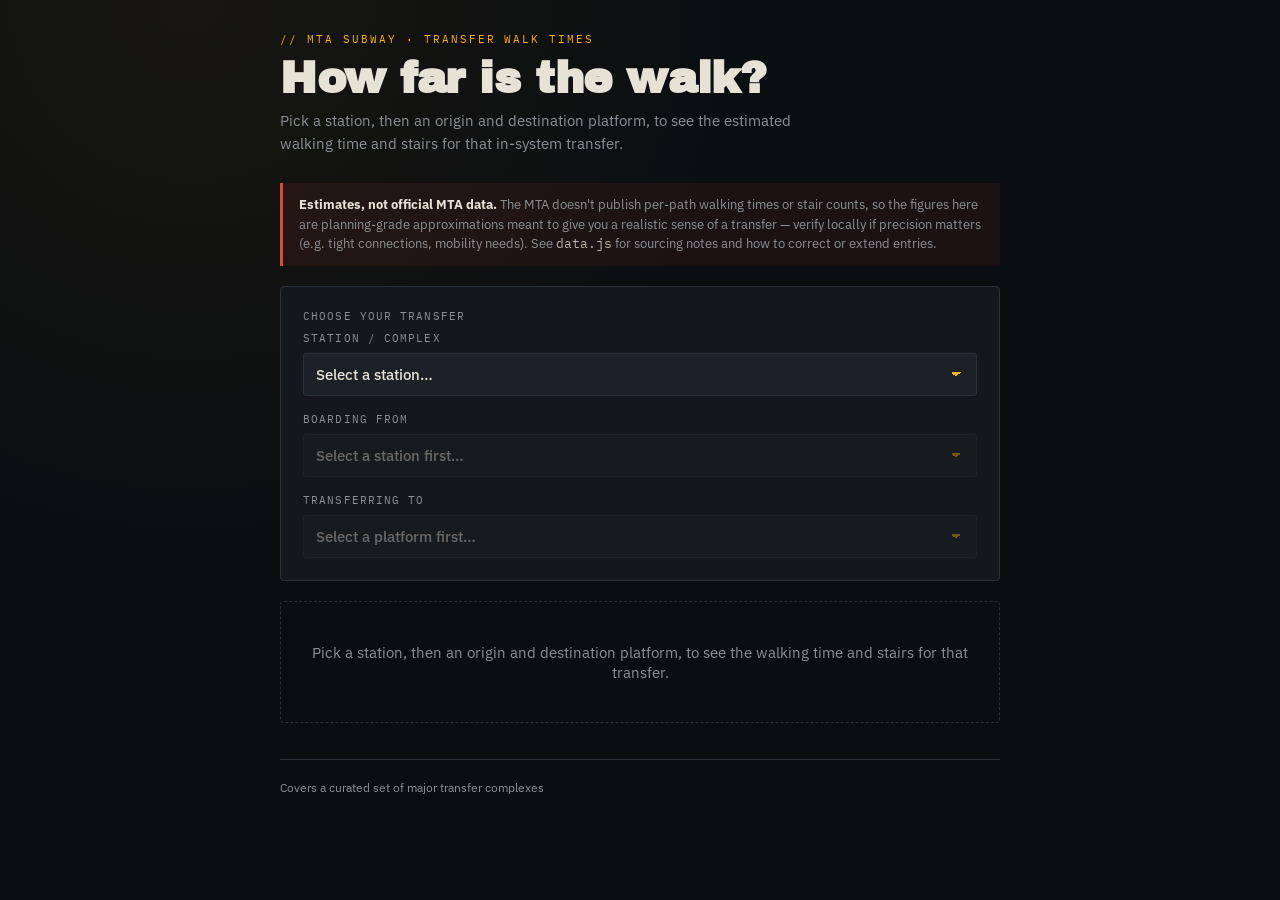
<file: index.html>
<!DOCTYPE html>
<html lang="en">
<head>
  <meta charset="UTF-8" />
  <meta name="viewport" content="width=device-width, initial-scale=1.0" />
  <title>Transfer Time — NYC Subway</title>
  <link rel="icon" type="image/x-icon" href="./favicon.ico">
  <link rel="preconnect" href="https://fonts.googleapis.com">
  <link href="https://fonts.googleapis.com/css2?family=Archivo+Black&family=Barlow+Condensed:wght@500;600;700&family=IBM+Plex+Sans:wght@400;500;600&family=IBM+Plex+Mono:wght@500;600&display=swap" rel="stylesheet">
  <link rel="stylesheet" href="style.css" />
</head>
<body>
  <div class="wrap">

    <header>
      <p class="eyebrow">// mta subway · transfer walk times</p>
      <h1>How far is the walk?</h1>
      <p class="sub">Pick a station, then an origin and destination platform, to see the estimated walking time and stairs for that in-system transfer.</p>
    </header>

    <div class="disclaimer">
      <strong>Estimates, not official MTA data.</strong> The MTA doesn't publish
      per-path walking times or stair counts, so the figures here are
      planning-grade approximations meant to give you a realistic sense of a
      transfer &mdash; verify locally if precision matters (e.g. tight
      connections, mobility needs). See <code>data.js</code> for sourcing notes
      and how to correct or extend entries.
    </div>

    <div class="panel">
      <div class="panel-label">Choose your transfer</div>
      <div class="panel-body">
        <div>
          <label for="station-select">Station / complex</label>
          <select id="station-select"></select>
        </div>
        <div>
          <label for="from-select">Boarding from</label>
          <select id="from-select" disabled>
            <option selected disabled>Select a station first&hellip;</option>
          </select>
        </div>
        <div>
          <label for="to-select">Transferring to</label>
          <select id="to-select" disabled>
            <option selected disabled>Select a platform first&hellip;</option>
          </select>
        </div>
      </div>
    </div>

    <div id="empty-state" class="empty-state">
      Pick a station, then an origin and destination platform, to see the
      walking time and stairs for that transfer.
    </div>

    <div id="result" hidden></div>

    <footer>
      Covers a curated set of major transfer complexes <!--&mdash; see
      <code>data.js</code> to add your own station and keep this running
      locally as a static site (no build step, no server required).-->
    </footer>
  </div>

  <script src="data.js"></script>
  <script src="app.js"></script>
</body>
</html>
</file>
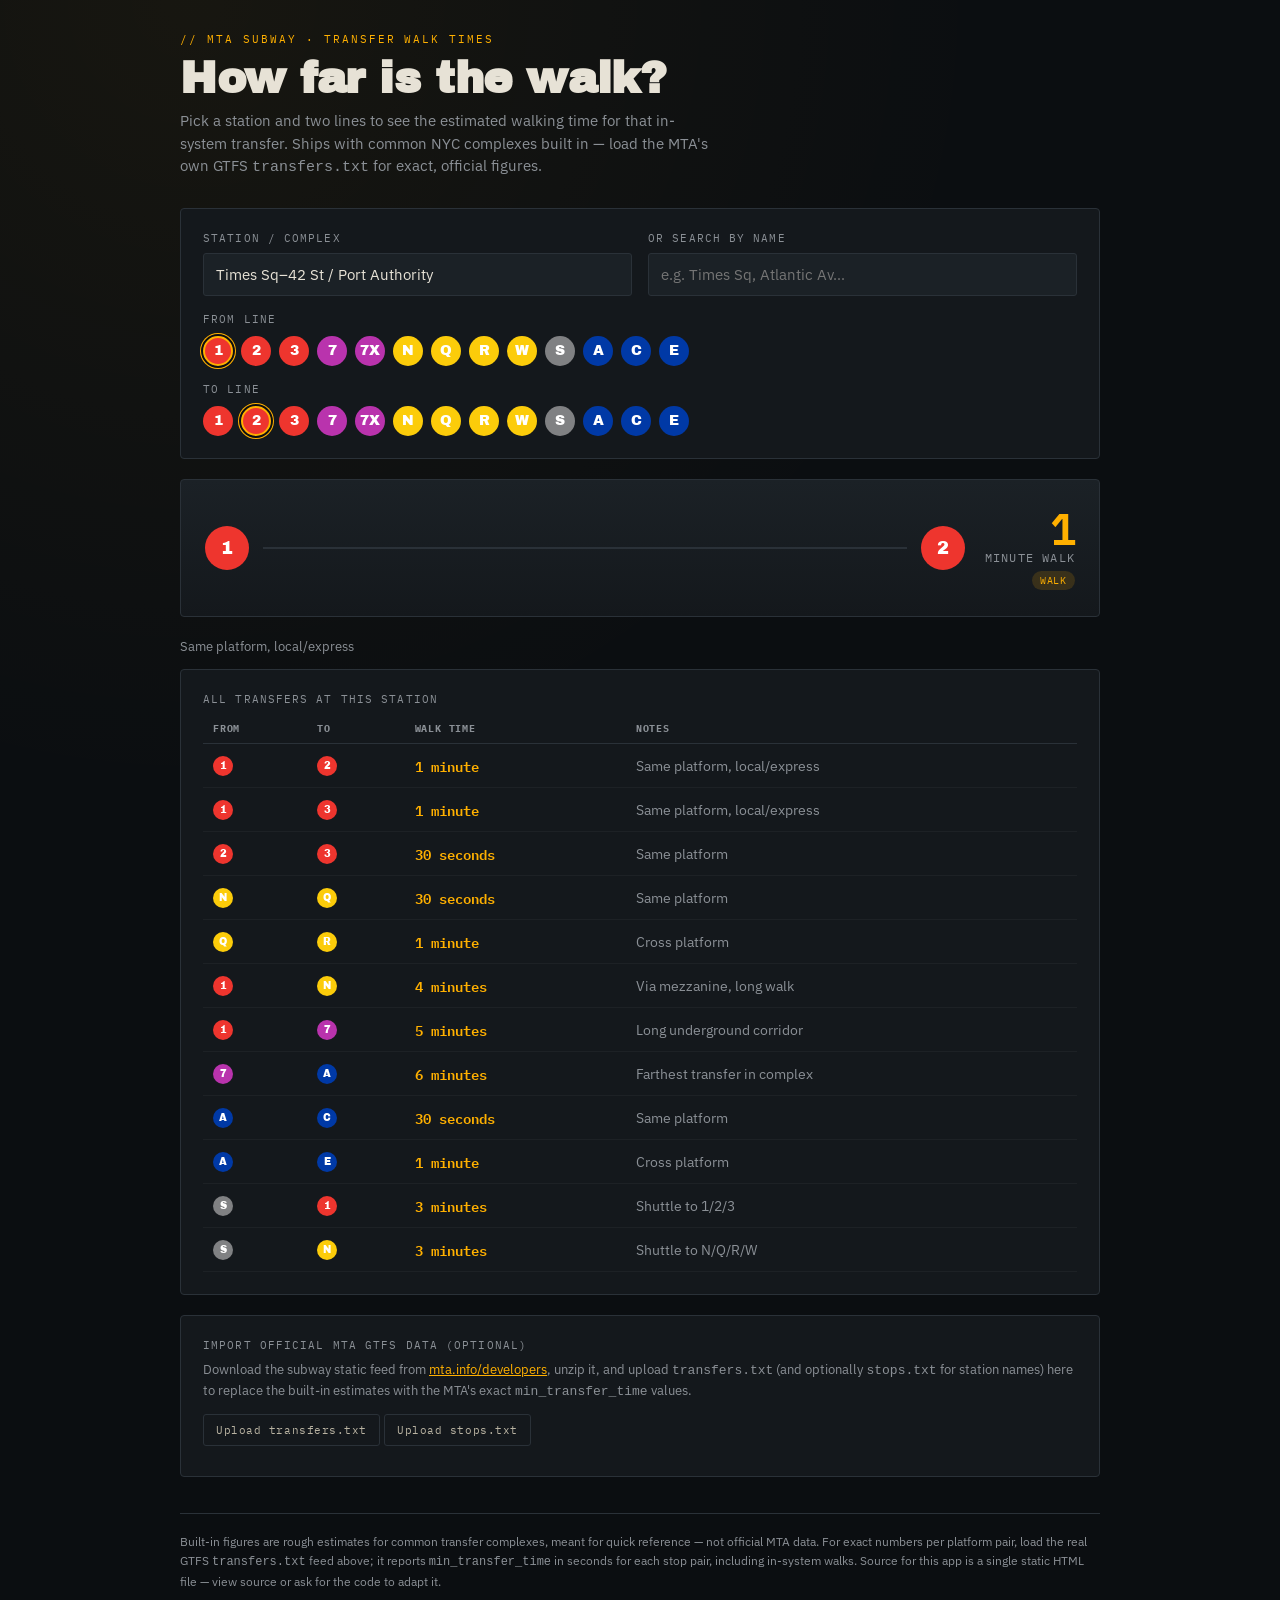
<file: mta-transfer-times.html>
<!DOCTYPE html>
<html lang="en">
<head>
<meta charset="UTF-8">
<meta name="viewport" content="width=device-width, initial-scale=1.0">
<title>Transfer Time — NYC Subway</title>
<link rel="preconnect" href="https://fonts.googleapis.com">
<link href="https://fonts.googleapis.com/css2?family=Archivo+Black&family=Barlow+Condensed:wght@500;600;700&family=IBM+Plex+Sans:wght@400;500;600&family=IBM+Plex+Mono:wght@500;600&display=swap" rel="stylesheet">
<style>
  :root{
    --tunnel:#0B0E11;
    --surface:#14181C;
    --surface-raised:#1B2126;
    --tile:#E7E2D6;
    --tile-dim:#B9B3A2;
    --amber:#FFB000;
    --amber-dim:#8a5f00;
    --line:#2A3138;
    --good:#3FA34D;
    --warn:#E0483C;
    --text-dim:#8B9096;
  }
  *{box-sizing:border-box;}
  html,body{margin:0;padding:0;}
  body{
    background:
      radial-gradient(circle at 15% 0%, rgba(255,176,0,0.05), transparent 40%),
      var(--tunnel);
    color:var(--tile);
    font-family:'IBM Plex Sans', sans-serif;
    min-height:100vh;
    padding:32px 20px 80px;
  }
  .wrap{max-width:920px;margin:0 auto;}

  header{margin-bottom:28px;}
  .eyebrow{
    font-family:'IBM Plex Mono',monospace;
    font-size:11px;
    letter-spacing:0.18em;
    text-transform:uppercase;
    color:var(--amber);
    margin:0 0 10px;
  }
  h1{
    font-family:'Archivo Black', sans-serif;
    font-size:clamp(28px,5vw,44px);
    line-height:1;
    margin:0 0 10px;
    letter-spacing:-0.01em;
  }
  .sub{color:var(--text-dim);font-size:15px;max-width:60ch;line-height:1.5;margin:0;}

  .panel{
    background:var(--surface);
    border:1px solid var(--line);
    border-radius:4px;
    padding:22px;
    margin-bottom:20px;
  }

  label{
    display:block;
    font-family:'IBM Plex Mono',monospace;
    font-size:11px;
    letter-spacing:0.1em;
    text-transform:uppercase;
    color:var(--text-dim);
    margin-bottom:8px;
  }

  select, input[type="text"]{
    width:100%;
    background:var(--surface-raised);
    border:1px solid var(--line);
    color:var(--tile);
    font-family:'IBM Plex Sans',sans-serif;
    font-size:15px;
    padding:11px 12px;
    border-radius:3px;
    appearance:none;
  }
  select:focus, input:focus{outline:2px solid var(--amber); outline-offset:1px;}

  .row{display:grid;grid-template-columns:1fr 1fr;gap:16px;margin-bottom:16px;}
  @media(max-width:560px){.row{grid-template-columns:1fr;}}

  .bullet-row{display:flex;align-items:center;gap:8px;margin-top:10px;flex-wrap:wrap;}
  .bullet{
    width:30px;height:30px;border-radius:50%;
    display:flex;align-items:center;justify-content:center;
    font-family:'Archivo Black',sans-serif;
    font-size:14px;color:#fff;
    flex-shrink:0;
    border:2px solid transparent;
    cursor:pointer;
    transition:transform .12s ease, border-color .12s ease;
    background:#666;
  }
  .bullet:hover{transform:translateY(-2px);}
  .bullet.selected{border-color:var(--amber); box-shadow:0 0 0 2px var(--tunnel), 0 0 0 3px var(--amber);}
  .bullet.other{opacity:.35}

  /* result */
  .result{
    display:flex;
    align-items:center;
    justify-content:space-between;
    gap:20px;
    padding:26px 24px;
    background:linear-gradient(180deg, var(--surface-raised), var(--surface));
    border:1px solid var(--line);
    border-radius:4px;
    flex-wrap:wrap;
  }
  .result-path{display:flex;align-items:center;gap:14px;flex:1;min-width:220px;}
  .path-track{
    flex:1;height:2px;background:var(--line);position:relative;overflow:visible;min-width:60px;
  }
  .footstep{
    position:absolute;top:-4px;width:6px;height:6px;border-radius:50%;
    background:var(--amber);
    animation:walk 1.8s ease-in-out infinite;
    opacity:0;
  }
  @keyframes walk{
    0%{left:0%;opacity:0;}
    10%{opacity:1;}
    90%{opacity:1;}
    100%{left:100%;opacity:0;}
  }
  .clock{
    font-family:'IBM Plex Mono',monospace;
    text-align:right;
  }
  .clock .num{
    font-size:44px;
    font-weight:600;
    color:var(--amber);
    line-height:1;
    letter-spacing:-0.02em;
  }
  .clock .unit{
    font-size:12px;
    color:var(--text-dim);
    letter-spacing:0.1em;
    text-transform:uppercase;
  }
  .badge{
    display:inline-block;
    font-family:'IBM Plex Mono',monospace;
    font-size:10px;
    letter-spacing:0.08em;
    padding:3px 8px;
    border-radius:20px;
    text-transform:uppercase;
    margin-top:6px;
  }
  .badge.same-platform{background:rgba(63,163,77,0.15); color:var(--good);}
  .badge.walk{background:rgba(255,176,0,0.15); color:var(--amber);}
  .badge.long{background:rgba(224,72,60,0.15); color:var(--warn);}

  .note{font-size:13px;color:var(--text-dim);margin-top:14px;line-height:1.5;}

  /* table */
  table{width:100%;border-collapse:collapse;font-size:14px;}
  th{
    text-align:left;
    font-family:'IBM Plex Mono',monospace;
    font-size:10px;
    letter-spacing:0.08em;
    text-transform:uppercase;
    color:var(--text-dim);
    padding:8px 10px;
    border-bottom:1px solid var(--line);
  }
  td{padding:10px;border-bottom:1px solid rgba(255,255,255,0.04);vertical-align:middle;}
  tr:hover td{background:rgba(255,255,255,0.02);}
  .mini-bullet{
    width:20px;height:20px;border-radius:50%;
    display:inline-flex;align-items:center;justify-content:center;
    font-family:'Archivo Black',sans-serif;font-size:10px;color:#fff;
    margin-right:4px;
  }
  .time-cell{font-family:'IBM Plex Mono',monospace;color:var(--amber);font-weight:600;}

  footer{
    margin-top:36px;
    font-size:12px;
    color:var(--text-dim);
    line-height:1.6;
    border-top:1px solid var(--line);
    padding-top:18px;
  }
  footer a{color:var(--tile-dim);}

  .upload-btn{
    font-family:'IBM Plex Mono',monospace;
    font-size:11px;
    letter-spacing:0.05em;
    background:transparent;
    border:1px solid var(--line);
    color:var(--tile-dim);
    padding:8px 12px;
    border-radius:3px;
    cursor:pointer;
  }
  .upload-btn:hover{border-color:var(--amber); color:var(--amber);}
  #fileStatus{font-size:12px; color:var(--text-dim); margin-top:8px;}
</style>
</head>
<body>
<div class="wrap">

  <header>
    <p class="eyebrow">// mta subway · transfer walk times</p>
    <h1>How far is the walk?</h1>
    <p class="sub">Pick a station and two lines to see the estimated walking time for that in-system transfer. Ships with common NYC complexes built in — load the MTA's own GTFS <code>transfers.txt</code> for exact, official figures.</p>
  </header>

  <div class="panel">
    <div class="row">
      <div>
        <label for="stationSelect">Station / complex</label>
        <select id="stationSelect"></select>
      </div>
      <div>
        <label for="searchInput">Or search by name</label>
        <input type="text" id="searchInput" placeholder="e.g. Times Sq, Atlantic Av…">
      </div>
    </div>

    <label>From line</label>
    <div class="bullet-row" id="fromBullets"></div>

    <label style="margin-top:16px;">To line</label>
    <div class="bullet-row" id="toBullets"></div>
  </div>

  <div class="panel result" id="resultPanel">
    <div class="result-path">
      <div id="fromBulletBig" class="bullet" style="width:44px;height:44px;font-size:18px;"></div>
      <div class="path-track">
        <div class="footstep" style="animation-delay:0s"></div>
        <div class="footstep" style="animation-delay:.5s"></div>
        <div class="footstep" style="animation-delay:1s"></div>
      </div>
      <div id="toBulletBig" class="bullet" style="width:44px;height:44px;font-size:18px;"></div>
    </div>
    <div class="clock">
      <div class="num" id="timeNum">—</div>
      <div class="unit">estimated walk</div>
      <div id="badge"></div>
    </div>
  </div>
  <p class="note" id="resultNote"></p>

  <div class="panel">
    <label style="display:flex;justify-content:space-between;align-items:center;">
      <span>All transfers at this station</span>
    </label>
    <table>
      <thead><tr><th>From</th><th>To</th><th>Walk time</th><th>Notes</th></tr></thead>
      <tbody id="transferTableBody"></tbody>
    </table>
  </div>

  <div class="panel">
    <label>Import official MTA GTFS data (optional)</label>
    <p class="note" style="margin-top:0;">
      Download the subway static feed from
      <a href="https://www.mta.info/developers" target="_blank" style="color:var(--amber);">mta.info/developers</a>,
      unzip it, and upload <code>transfers.txt</code> (and optionally <code>stops.txt</code> for station names) here to
      replace the built-in estimates with the MTA's exact <code>min_transfer_time</code> values.
    </p>
    <input type="file" id="transfersFile" accept=".txt,.csv" style="display:none;">
    <input type="file" id="stopsFile" accept=".txt,.csv" style="display:none;">
    <button class="upload-btn" onclick="document.getElementById('transfersFile').click()">Upload transfers.txt</button>
    <button class="upload-btn" onclick="document.getElementById('stopsFile').click()">Upload stops.txt</button>
    <div id="fileStatus"></div>
  </div>

  <footer>
    Built-in figures are rough estimates for common transfer complexes, meant for quick reference — not official MTA
    data. For exact numbers per platform pair, load the real GTFS <code>transfers.txt</code> feed above; it reports
    <code>min_transfer_time</code> in seconds for each stop pair, including in-system walks. Source for this app is a
    single static HTML file — view source or ask for the code to adapt it.
  </footer>

</div>

<script>
// ---------- MTA line colors ----------
const LINE_COLORS = {
  '1':'#EE352E','2':'#EE352E','3':'#EE352E',
  '4':'#00933C','5':'#00933C','6':'#00933C','6X':'#00933C',
  '7':'#B933AD','7X':'#B933AD',
  'A':'#0039A6','C':'#0039A6','E':'#0039A6',
  'B':'#FF6319','D':'#FF6319','F':'#FF6319','M':'#FF6319',
  'G':'#6CBE45',
  'J':'#996633','Z':'#996633',
  'L':'#A7A9AC',
  'N':'#FCCC0A','Q':'#FCCC0A','R':'#FCCC0A','W':'#FCCC0A',
  'S':'#808183',
  'SIR':'#0039A6'
};
function bulletColor(l){ return LINE_COLORS[l] || '#666'; }

// ---------- Built-in dataset (approximate; not official MTA figures) ----------
// times in seconds
const STATIONS = [
  { name:"Times Sq–42 St / Port Authority", lines:['1','2','3','7','7X','N','Q','R','W','S','A','C','E'],
    transfers:[
      {from:'1',to:'2',time:60,note:'Same platform, local/express'},
      {from:'1',to:'3',time:60,note:'Same platform, local/express'},
      {from:'2',to:'3',time:30,note:'Same platform'},
      {from:'N',to:'Q',time:30,note:'Same platform'},
      {from:'Q',to:'R',time:60,note:'Cross platform'},
      {from:'1',to:'N',time:240,note:'Via mezzanine, long walk'},
      {from:'1',to:'7',time:300,note:'Long underground corridor'},
      {from:'7',to:'A',time:360,note:'Farthest transfer in complex'},
      {from:'A',to:'C',time:30,note:'Same platform'},
      {from:'A',to:'E',time:60,note:'Cross platform'},
      {from:'S',to:'1',time:180,note:'Shuttle to 1/2/3'},
      {from:'S',to:'N',time:150,note:'Shuttle to N/Q/R/W'},
    ]},
  { name:"Fulton St", lines:['2','3','4','5','A','C','J','Z'],
    transfers:[
      {from:'4',to:'5',time:30,note:'Same platform'},
      {from:'2',to:'3',time:30,note:'Same platform'},
      {from:'2',to:'4',time:150,note:'Via mezzanine'},
      {from:'A',to:'C',time:30,note:'Same platform'},
      {from:'A',to:'J',time:240,note:'Via concourse'},
      {from:'J',to:'Z',time:30,note:'Same platform'},
      {from:'4',to:'A',time:210,note:'Via main concourse'},
    ]},
  { name:"Atlantic Av–Barclays Ctr", lines:['2','3','4','5','B','D','N','Q','R','W'],
    transfers:[
      {from:'2',to:'3',time:60,note:'Same platform'},
      {from:'4',to:'5',time:60,note:'Same platform'},
      {from:'2',to:'4',time:180,note:'Via mezzanine'},
      {from:'B',to:'Q',time:180,note:'Via connecting passage'},
      {from:'N',to:'R',time:240,note:'Long walk, separate mezzanines'},
      {from:'2',to:'B',time:300,note:'Longest walk in complex'},
    ]},
  { name:"34 St–Herald Sq", lines:['B','D','F','M','N','Q','R','W'],
    transfers:[
      {from:'B',to:'D',time:30,note:'Same platform'},
      {from:'F',to:'M',time:30,note:'Same platform'},
      {from:'N',to:'Q',time:60,note:'Same platform'},
      {from:'R',to:'W',time:60,note:'Same platform'},
      {from:'B',to:'N',time:150,note:'Cross-platform via stairs'},
      {from:'F',to:'N',time:180,note:'Via mezzanine'},
    ]},
  { name:"Union Square–14 St", lines:['4','5','6','6X','L','N','Q','R','W'],
    transfers:[
      {from:'4',to:'5',time:30,note:'Same platform'},
      {from:'5',to:'6',time:60,note:'Cross platform'},
      {from:'N',to:'Q',time:30,note:'Same platform'},
      {from:'Q',to:'R',time:60,note:'Same platform'},
      {from:'L',to:'4',time:210,note:'Via long connecting corridor'},
      {from:'L',to:'N',time:240,note:'Via connecting corridor'},
      {from:'6',to:'L',time:180,note:'Down escalators to L'},
    ]},
  { name:"Grand Central–42 St", lines:['4','5','6','6X','7','7X','S'],
    transfers:[
      {from:'4',to:'5',time:30,note:'Same platform'},
      {from:'5',to:'6',time:60,note:'Cross platform'},
      {from:'6',to:'7',time:240,note:'Via shuttle passage'},
      {from:'S',to:'4',time:150,note:'Shuttle to 4/5/6'},
      {from:'S',to:'7',time:210,note:'Shuttle to 7'},
    ]},
  { name:"Jay St–MetroTech", lines:['A','C','F','R'],
    transfers:[
      {from:'A',to:'C',time:30,note:'Same platform'},
      {from:'F',to:'R',time:180,note:'Via mezzanine'},
      {from:'A',to:'F',time:210,note:'Via mezzanine and stairs'},
    ]},
  { name:"59 St–Columbus Circle", lines:['1','A','B','C','D'],
    transfers:[
      {from:'A',to:'C',time:30,note:'Same platform'},
      {from:'B',to:'D',time:30,note:'Same platform'},
      {from:'1',to:'A',time:180,note:'Via long connecting corridor'},
      {from:'1',to:'B',time:210,note:'Via connecting corridor'},
    ]},
  { name:"125 St (Lexington Av)", lines:['4','5','6','6X'],
    transfers:[
      {from:'4',to:'5',time:30,note:'Same platform'},
      {from:'5',to:'6',time:120,note:'Via stairs between levels'},
    ]},
  { name:"Court Sq", lines:['7','7X','E','M','G'],
    transfers:[
      {from:'7',to:'E',time:150,note:'Via mezzanine'},
      {from:'E',to:'M',time:30,note:'Same platform'},
      {from:'7',to:'G',time:210,note:'Longer walk, separate levels'},
    ]},
  { name:"Broadway Junction", lines:['A','C','J','Z','L'],
    transfers:[
      {from:'A',to:'C',time:30,note:'Same platform'},
      {from:'J',to:'Z',time:30,note:'Same platform'},
      {from:'A',to:'L',time:210,note:'Via elevated walkways'},
      {from:'J',to:'A',time:180,note:'Via connecting bridge'},
    ]},
  { name:"Chambers St / WTC / Park Pl", lines:['2','3','A','C','1','E','R','W'],
    transfers:[
      {from:'2',to:'3',time:30,note:'Same platform'},
      {from:'A',to:'C',time:30,note:'Same platform'},
      {from:'2',to:'A',time:180,note:'Via underpass'},
      {from:'1',to:'E',time:240,note:'Via long WTC concourse'},
      {from:'R',to:'2',time:300,note:'Longest walk, via Fulton complex'},
    ]},
];

let dataStations = STATIONS;
let usingCustomData = false;

// ---------- UI wiring ----------
const stationSelect = document.getElementById('stationSelect');
const searchInput = document.getElementById('searchInput');
const fromBullets = document.getElementById('fromBullets');
const toBullets = document.getElementById('toBullets');
const timeNum = document.getElementById('timeNum');
const badge = document.getElementById('badge');
const resultNote = document.getElementById('resultNote');
const fromBulletBig = document.getElementById('fromBulletBig');
const toBulletBig = document.getElementById('toBulletBig');
const tableBody = document.getElementById('transferTableBody');

let currentStation = null;
let fromLine = null;
let toLine = null;

function populateStationSelect(filter=''){
  const f = filter.trim().toLowerCase();
  stationSelect.innerHTML = '';
  dataStations
    .filter(s=>s.name.toLowerCase().includes(f))
    .forEach((s,i)=>{
      const opt = document.createElement('option');
      opt.value = s.name;
      opt.textContent = s.name;
      stationSelect.appendChild(opt);
    });
  if(stationSelect.options.length){
    stationSelect.selectedIndex = 0;
    selectStation(stationSelect.value);
  } else {
    currentStation = null;
    renderAll();
  }
}

function selectStation(name){
  currentStation = dataStations.find(s=>s.name===name);
  fromLine = currentStation ? currentStation.lines[0] : null;
  toLine = currentStation && currentStation.lines[1] ? currentStation.lines[1] : fromLine;
  renderAll();
}

function makeBullet(line, container, selectedLine, onClick){
  const b = document.createElement('div');
  b.className = 'bullet' + (line===selectedLine ? ' selected':'');
  b.style.background = bulletColor(line);
  b.textContent = line;
  b.title = 'Line ' + line;
  b.onclick = ()=>onClick(line);
  container.appendChild(b);
}

function renderBullets(){
  fromBullets.innerHTML=''; toBullets.innerHTML='';
  if(!currentStation) return;
  currentStation.lines.forEach(l=>{
    makeBullet(l, fromBullets, fromLine, (line)=>{ fromLine=line; renderAll(); });
    makeBullet(l, toBullets, toLine, (line)=>{ toLine=line; renderAll(); });
  });
}

function fmtTime(sec){
  if(sec==null) return {num:'—',unit:'no data'};
  if(sec < 60) return {num:sec, unit:'seconds'};
  const min = Math.round(sec/60);
  return {num:min, unit: min===1 ? 'minute':'minutes'};
}

function findTransfer(station, a, b){
  if(!station || !a || !b) return null;
  if(a===b) return {time:0, note:'Same line — no transfer needed', same:true};
  return station.transfers.find(t=>
    (t.from===a && t.to===b) || (t.from===b && t.to===a)
  ) || null;
}

function renderResult(){
  const t = findTransfer(currentStation, fromLine, toLine);
  fromBulletBig.style.background = fromLine ? bulletColor(fromLine) : '#333';
  fromBulletBig.textContent = fromLine || '';
  toBulletBig.style.background = toLine ? bulletColor(toLine) : '#333';
  toBulletBig.textContent = toLine || '';

  badge.innerHTML='';
  if(!currentStation || !fromLine || !toLine){
    timeNum.textContent = '—';
    resultNote.textContent = 'Choose a station and two lines above.';
    return;
  }
  if(fromLine===toLine){
    timeNum.textContent = '0';
    resultNote.textContent = 'Same line selected on both sides.';
    badge.innerHTML = '<span class="badge same-platform">no transfer</span>';
    return;
  }
  if(!t){
    timeNum.textContent = '?';
    resultNote.textContent = `No recorded transfer between ${fromLine} and ${toLine} at ${currentStation.name}${usingCustomData ? '' : ' in the built-in dataset — try loading official GTFS data.'}`;
    badge.innerHTML = '<span class="badge long">unknown</span>';
    return;
  }
  const f = fmtTime(t.time);
  timeNum.textContent = f.num;
  document.querySelector('.clock .unit').textContent = f.unit === 'no data' ? 'no data' : f.unit + (f.unit!=='no data' ? ' walk':'');
  resultNote.textContent = t.note || '';
  let cls = 'walk';
  if(t.time<=45) cls='same-platform';
  else if(t.time>=200) cls='long';
  const label = t.time<=45 ? 'quick' : (t.time>=200 ? 'long walk' : 'walk');
  badge.innerHTML = `<span class="badge ${cls}">${label}</span>`;
}

function renderTable(){
  tableBody.innerHTML='';
  if(!currentStation || !currentStation.transfers.length){
    tableBody.innerHTML = '<tr><td colspan="4" style="color:var(--text-dim);">No transfer data for this station.</td></tr>';
    return;
  }
  currentStation.transfers.forEach(t=>{
    const tr = document.createElement('tr');
    const f = fmtTime(t.time);
    tr.innerHTML = `
      <td><span class="mini-bullet" style="background:${bulletColor(t.from)}">${t.from}</span></td>
      <td><span class="mini-bullet" style="background:${bulletColor(t.to)}">${t.to}</span></td>
      <td class="time-cell">${f.num} ${f.unit}</td>
      <td style="color:var(--text-dim);">${t.note||''}</td>
    `;
    tr.style.cursor='pointer';
    tr.onclick = ()=>{ fromLine=t.from; toLine=t.to; renderAll(); };
    tableBody.appendChild(tr);
  });
}

function renderAll(){
  renderBullets();
  renderResult();
  renderTable();
}

stationSelect.addEventListener('change', e=>selectStation(e.target.value));
searchInput.addEventListener('input', e=>populateStationSelect(e.target.value));

// ---------- CSV import for real GTFS data ----------
let stopNames = {}; // stop_id -> name
let stopToLines = {}; // best-effort: not derivable without routes/stop_times, so we keep raw stop_id as "line" label if needed

function parseCSV(text){
  const lines = text.split(/\r?\n/).filter(l=>l.length);
  const headers = lines[0].split(',').map(h=>h.trim());
  return lines.slice(1).map(line=>{
    // naive CSV split (GTFS fields rarely contain commas in quotes for these files, but handle quotes just in case)
    const vals = line.match(/(".*?"|[^,]+|(?<=,)(?=,)|^(?=,))/g) || [];
    const row = {};
    headers.forEach((h,i)=>{ row[h] = (vals[i]||'').replace(/^"|"$/g,'').trim(); });
    return row;
  });
}

document.getElementById('stopsFile').addEventListener('change', e=>{
  const file = e.target.files[0];
  if(!file) return;
  const reader = new FileReader();
  reader.onload = ()=>{
    const rows = parseCSV(reader.result);
    stopNames = {};
    rows.forEach(r=>{ if(r.stop_id) stopNames[r.stop_id] = r.stop_name; });
    document.getElementById('fileStatus').textContent = `Loaded ${rows.length} stops.`;
  };
  reader.readAsText(file);
});

document.getElementById('transfersFile').addEventListener('change', e=>{
  const file = e.target.files[0];
  if(!file) return;
  const reader = new FileReader();
  reader.onload = ()=>{
    const rows = parseCSV(reader.result);
    // Group by from_stop_id's parent station id (GTFS subway stop_ids: parent has no suffix, platforms have N/S suffix)
    const byStation = {};
    rows.forEach(r=>{
      if(!r.from_stop_id || !r.to_stop_id) return;
      if(r.from_stop_id === r.to_stop_id) return;
      const stationKey = r.from_stop_id.replace(/[NS]$/,'');
      const label = stopNames[r.from_stop_id] || stopNames[stationKey] || stationKey;
      if(!byStation[stationKey]) byStation[stationKey] = { name: label, lines:new Set(), transfers:[] };
      const fromLabel = stopNames[r.from_stop_id] || r.from_stop_id;
      const toLabel = stopNames[r.to_stop_id] || r.to_stop_id;
      byStation[stationKey].lines.add(r.from_stop_id);
      byStation[stationKey].lines.add(r.to_stop_id);
      byStation[stationKey].transfers.push({
        from: r.from_stop_id,
        to: r.to_stop_id,
        time: r.min_transfer_time ? parseInt(r.min_transfer_time,10) : null,
        note: `Stop ${r.from_stop_id} → ${r.to_stop_id}`
      });
    });
    const stations = Object.values(byStation).map(s=>({
      name: s.name,
      lines: Array.from(s.lines),
      transfers: s.transfers
    })).filter(s=>s.transfers.length);

    if(stations.length){
      dataStations = stations;
      usingCustomData = true;
      document.getElementById('fileStatus').textContent =
        `Loaded ${rows.length} transfer records across ${stations.length} stations from your file. Using official data now.`;
      populateStationSelect();
    } else {
      document.getElementById('fileStatus').textContent = 'Could not find usable transfer rows in that file.';
    }
  };
  reader.readAsText(file);
});

// init
populateStationSelect();
</script>
</body>
</html>
</file>
<file: style.css>
/* ==========================================================================
   style.css
   Design language: late-night subway platform — dark tunnel surfaces,
   amber signal-light accent, mono readouts for numbers, condensed display
   type for headings. Line bullets keep their real MTA colors (data, not
   decoration); everything else runs on the tunnel/amber palette.
   ========================================================================== */

:root {
  --tunnel: #0B0E11;
  --surface: #14181C;
  --surface-raised: #1B2126;
  --tile: #E7E2D6;
  --tile-dim: #B9B3A2;
  --amber: #FFB000;
  --amber-dim: #8a5f00;
  --line: #2A3138;
  --good: #3FA34D;
  --warn: #E0483C;
  --text-dim: #8B9096;

  /* MTA line bullet colors */
  --l-1: #ee352e; --l-2: #ee352e; --l-3: #ee352e;
  --l-4: #00933c; --l-5: #00933c; --l-6: #00933c;
  --l-7: #b933ad;
  --l-a: #0039a6; --l-c: #0039a6; --l-e: #0039a6;
  --l-b: #ff6319; --l-d: #ff6319; --l-f: #ff6319; --l-m: #ff6319;
  --l-g: #6cbe45;
  --l-j: #996633; --l-z: #996633;
  --l-l: #a7a9ac;
  --l-n: #fccc0a; --l-q: #fccc0a; --l-r: #fccc0a; --l-w: #fccc0a;
  --l-s: #808183;

  font-size: 16px;
}

* { box-sizing: border-box; }

html, body { margin: 0; padding: 0; }

body {
  background:
    radial-gradient(circle at 15% 0%, rgba(255, 176, 0, 0.05), transparent 40%),
    var(--tunnel);
  color: var(--tile);
  font-family: 'IBM Plex Sans', sans-serif;
  min-height: 100vh;
}

.wrap {
  max-width: 760px;
  margin: 0 auto;
  padding: 32px 20px 80px;
}

/* ---- Header ------------------------------------------------------- */
header { margin-bottom: 28px; }

.eyebrow {
  font-family: 'IBM Plex Mono', monospace;
  font-size: 11px;
  letter-spacing: 0.18em;
  text-transform: uppercase;
  color: var(--amber);
  margin: 0 0 10px;
}

header h1 {
  font-family: 'Archivo Black', sans-serif;
  font-size: clamp(28px, 5vw, 44px);
  line-height: 1;
  margin: 0 0 10px;
  letter-spacing: -0.01em;
}

.sub {
  color: var(--text-dim);
  font-size: 15px;
  max-width: 60ch;
  line-height: 1.5;
  margin: 0;
}

.disclaimer {
  margin-top: 18px;
  padding: 12px 16px;
  border-left: 3px solid var(--warn);
  background: rgba(224, 72, 60, 0.08);
  font-size: 0.82rem;
  line-height: 1.5;
  color: var(--text-dim);
}

.disclaimer strong { color: var(--tile); }

.disclaimer code {
  font-family: 'IBM Plex Mono', monospace;
  color: var(--tile-dim);
}

/* ---- Panels / controls --------------------------------------------- */
.panel {
  background: var(--surface);
  border: 1px solid var(--line);
  border-radius: 4px;
  padding: 22px;
  margin-top: 20px;
}

.panel-label,
label {
  display: block;
  font-family: 'IBM Plex Mono', monospace;
  font-size: 11px;
  letter-spacing: 0.1em;
  text-transform: uppercase;
  color: var(--text-dim);
  margin-bottom: 8px;
}

.panel-body { display: grid; gap: 16px; }
.panel-body > div:not(:last-child) { margin-bottom: 0; }

select {
  width: 100%;
  background: var(--surface-raised);
  border: 1px solid var(--line);
  color: var(--tile);
  font-family: 'IBM Plex Sans', sans-serif;
  font-size: 15px;
  font-weight: 500;
  padding: 11px 12px;
  border-radius: 3px;
  appearance: none;
  -webkit-appearance: none;
  background-image: linear-gradient(45deg, transparent 50%, var(--amber) 50%),
                     linear-gradient(135deg, var(--amber) 50%, transparent 50%);
  background-position: calc(100% - 20px) center, calc(100% - 15px) center;
  background-size: 5px 5px, 5px 5px;
  background-repeat: no-repeat;
}

select:focus { outline: 2px solid var(--amber); outline-offset: 1px; }

select:disabled { opacity: 0.4; cursor: not-allowed; }

/* ---- Result: platform-to-platform readout --------------------------- */
.result {
  display: flex;
  align-items: center;
  justify-content: space-between;
  gap: 20px;
  margin-top: 20px;
  padding: 26px 24px;
  background: linear-gradient(180deg, var(--surface-raised), var(--surface));
  border: 1px solid var(--line);
  border-radius: 4px;
  flex-wrap: wrap;
}

.result-path {
  display: flex;
  align-items: center;
  gap: 14px;
  flex: 1;
  min-width: 220px;
}

.route-label {
  width: 100%;
  font-family: 'IBM Plex Mono', monospace;
  font-size: 12px;
  letter-spacing: 0.05em;
  color: var(--text-dim);
  margin-bottom: 4px;
}

.bullets { display: flex; gap: 4px; flex-shrink: 0; }

.bullet {
  width: 44px;
  height: 44px;
  border-radius: 50%;
  color: #fff;
  font-family: 'Archivo Black', sans-serif;
  font-size: 18px;
  display: flex;
  align-items: center;
  justify-content: center;
  flex-shrink: 0;
}

.path-track {
  flex: 1;
  height: 2px;
  background: var(--line);
  position: relative;
  overflow: visible;
  min-width: 60px;
}

.footstep {
  position: absolute;
  top: -4px;
  width: 6px;
  height: 6px;
  border-radius: 50%;
  background: var(--amber);
  animation: walk 1.8s ease-in-out infinite;
  opacity: 0;
}

@keyframes walk {
  0%   { left: 0%;   opacity: 0; }
  10%  { opacity: 1; }
  90%  { opacity: 1; }
  100% { left: 100%; opacity: 0; }
}

.clock {
  font-family: 'IBM Plex Mono', monospace;
  text-align: right;
}

.clock .time {
  font-size: 44px;
  font-weight: 600;
  color: var(--amber);
  line-height: 1;
  letter-spacing: -0.02em;
  font-variant-numeric: tabular-nums;
}

.clock .time small {
  font-size: 12px;
  font-weight: 500;
  color: var(--text-dim);
  letter-spacing: 0.1em;
  text-transform: uppercase;
  margin-left: 8px;
}

.badge {
  display: inline-block;
  font-family: 'IBM Plex Mono', monospace;
  font-size: 10px;
  letter-spacing: 0.08em;
  padding: 3px 8px;
  border-radius: 20px;
  text-transform: uppercase;
  margin-top: 8px;
}

.badge.good { background: rgba(63, 163, 77, 0.15); color: var(--good); }
.badge.no   { background: rgba(224, 72, 60, 0.15); color: var(--warn); }

/* ---- Stat grid (stairs) --------------------------------------------- */
.stat-grid {
  display: grid;
  grid-template-columns: repeat(auto-fit, minmax(140px, 1fr));
  gap: 1px;
  background: var(--line);
  border: 1px solid var(--line);
  border-radius: 4px;
  overflow: hidden;
  margin-top: 20px;
}

.stat {
  background: var(--surface);
  padding: 18px 16px;
  text-align: center;
}

.stat .value {
  font-family: 'IBM Plex Mono', monospace;
  font-size: 1.6rem;
  font-weight: 600;
  color: var(--tile);
  font-variant-numeric: tabular-nums;
}

.stat .label {
  font-family: 'IBM Plex Mono', monospace;
  font-size: 0.68rem;
  font-weight: 600;
  text-transform: uppercase;
  letter-spacing: 0.08em;
  color: var(--text-dim);
  margin-top: 4px;
}

.stat .icon-row {
  margin-top: 8px;
  font-size: 1rem;
  letter-spacing: 3px;
  color: var(--amber);
}

.note-box {
  margin-top: 16px;
  padding: 14px 16px;
  background: var(--surface);
  border: 1px solid var(--line);
  border-radius: 4px;
  font-size: 13px;
  line-height: 1.5;
  color: var(--text-dim);
}

.note-box strong { color: var(--tile); }

.ada-flag {
  display: inline-flex;
  align-items: center;
  gap: 6px;
  font-family: 'IBM Plex Mono', monospace;
  font-size: 11px;
  letter-spacing: 0.05em;
  font-weight: 600;
  padding: 5px 10px;
  border-radius: 20px;
  text-transform: uppercase;
}

/* ---- Empty state ------------------------------------------------------ */
.empty-state {
  margin-top: 20px;
  padding: 40px 20px;
  text-align: center;
  color: var(--text-dim);
  font-size: 0.95rem;
  border: 1px dashed var(--line);
  border-radius: 4px;
}

/* ---- Footer ------------------------------------------------------------ */
footer {
  margin-top: 36px;
  font-size: 12px;
  color: var(--text-dim);
  line-height: 1.6;
  border-top: 1px solid var(--line);
  padding-top: 18px;
}

footer code {
  font-family: 'IBM Plex Mono', monospace;
  color: var(--tile-dim);
}

@media (max-width: 480px) {
  header h1 { font-size: 1.6rem; }
  .clock .time { font-size: 1.8rem; }
  .bullet { width: 34px; height: 34px; font-size: 14px; }
}
</file>
